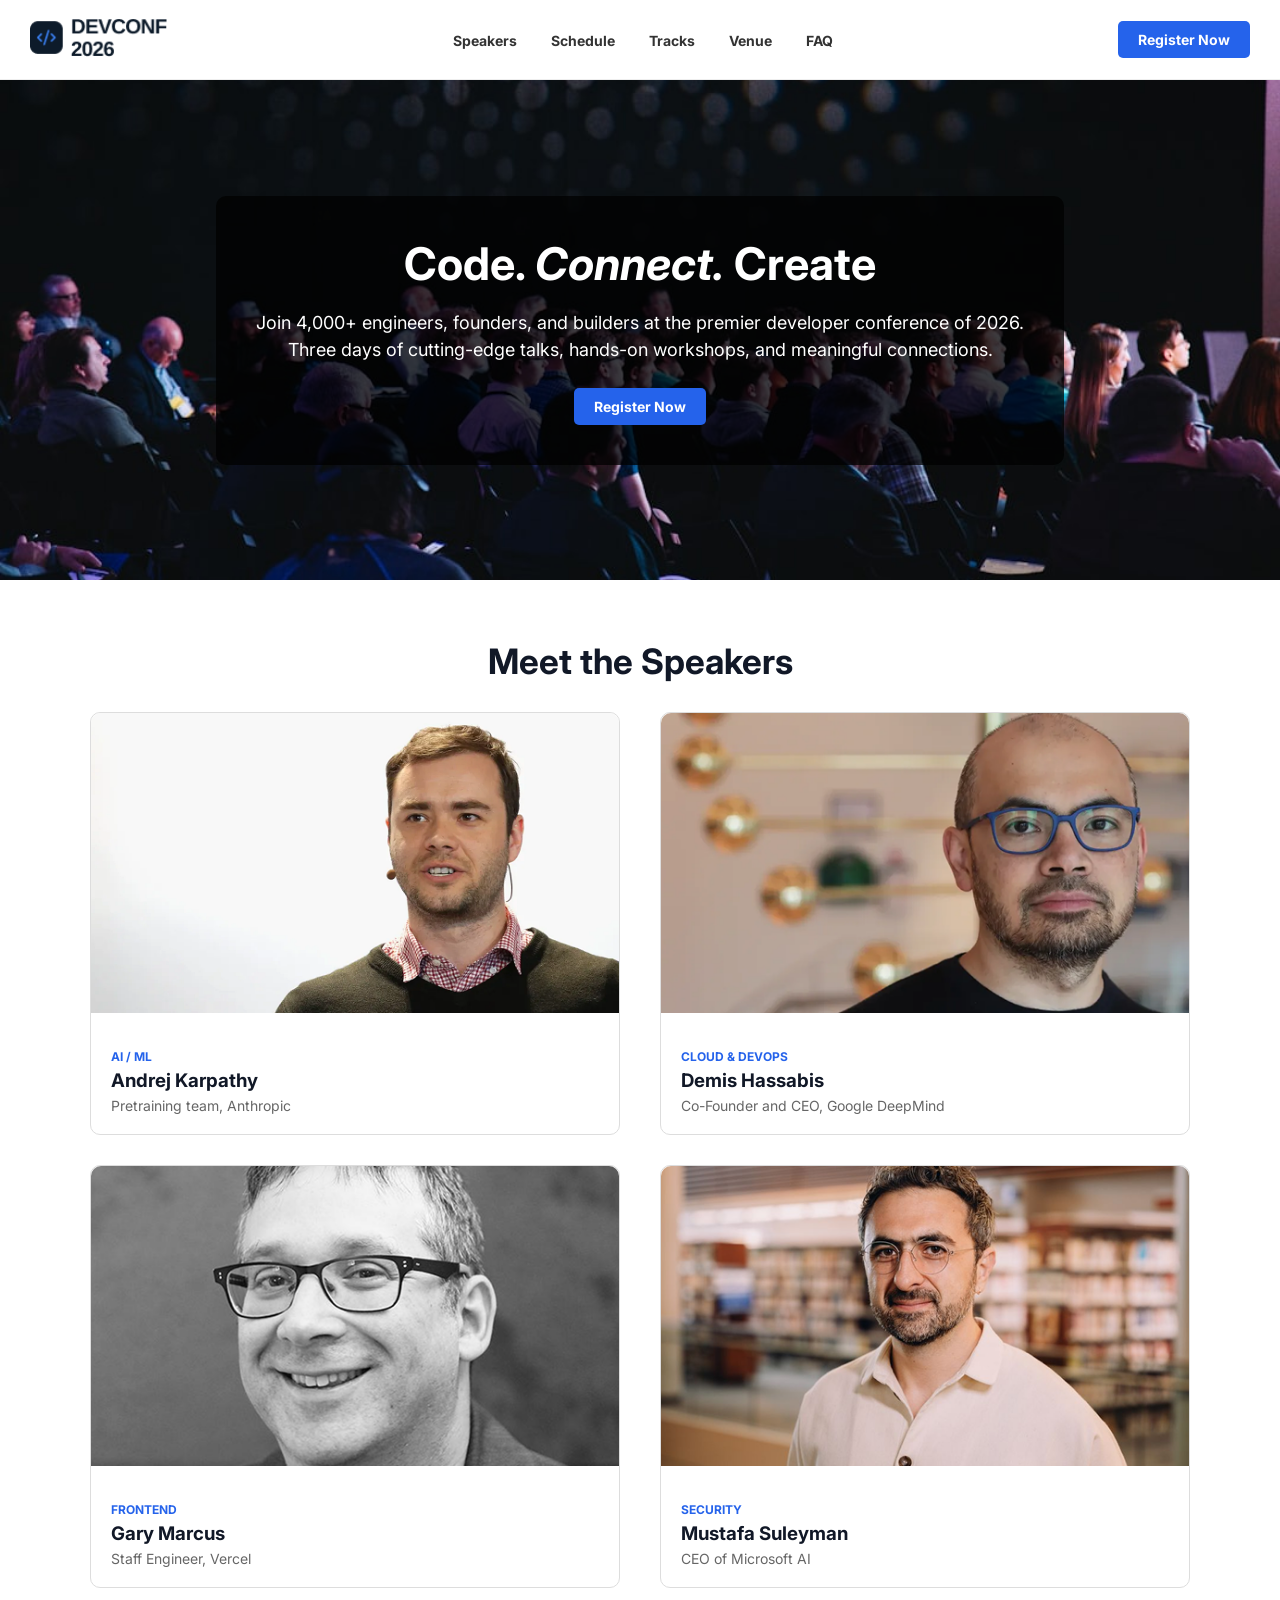
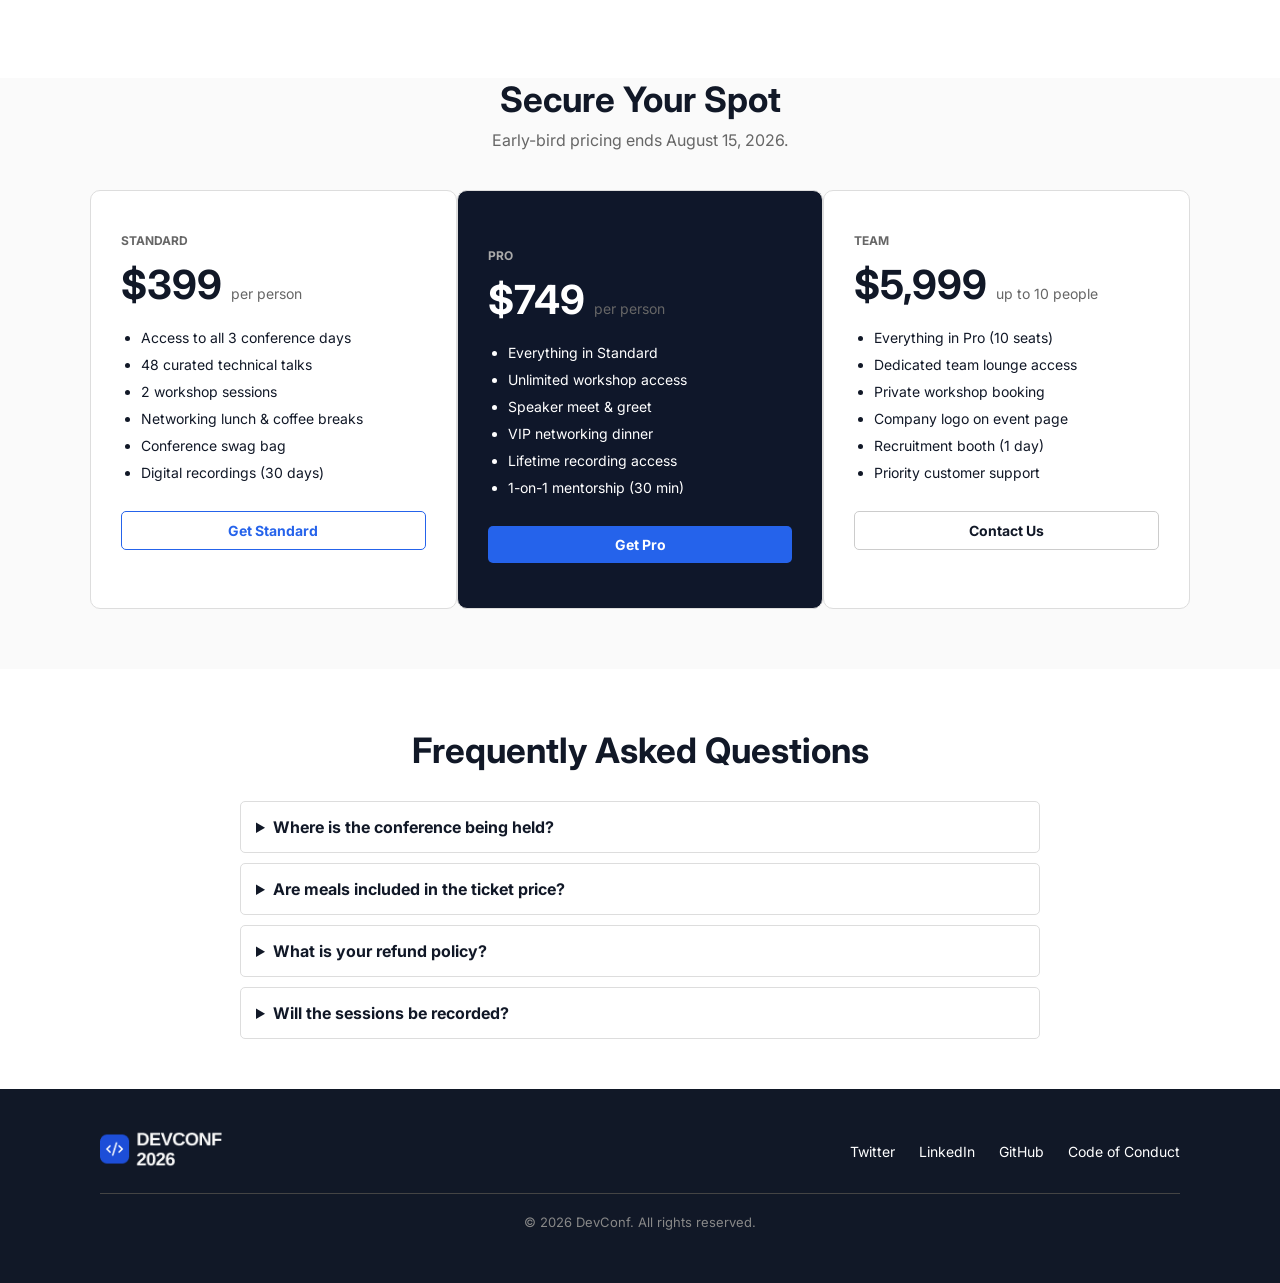
<file: index.html>
<!DOCTYPE html>
<html lang="en">
<head>
    <meta charset="UTF-8">
    <meta name="viewport" content="width=device-width, initial-scale=1.0">
    <title>DevConf 2026</title>
  
    <link rel="preconnect" href="https://fonts.googleapis.com">
    <link rel="preconnect" href="https://fonts.gstatic.com" crossorigin>
    <link href="https://fonts.googleapis.com/css2?family=Inter:ital,wght@0,400;0,600;0,800;1,800&display=swap" rel="stylesheet">
    
  
    <link rel="stylesheet" href="style.css">
</head>
<body>

    <!-- NAVBAR -->
    <div class="top-bar">
        <div class="logo-area">
            <img src="./assets/logo.png" alt="DevConf 2026 Logo">
        </div>
        
        <div class="menu-links">
            <a href="#speakers">Speakers</a>
            <a href="#schedule">Schedule</a>
            <a href="#tracks">Tracks</a>
            <a href="#venue">Venue</a>
            <a href="#faq">FAQ</a>
        </div>
        
        <div class="button-area">
            <a href="#register" class="btn-blue">Register Now</a>
        </div>
    </div>

    <!-- BANNER  -->
    <div class="hero-section">
        <div class="hero-text">
            <h1>Code. <i>Connect.</i> Create</h1>
            <p>Join 4,000+ engineers, founders, and builders at the premier developer conference of 2026. Three days of cutting-edge talks, hands-on workshops, and meaningful connections.</p>
            <a href="#register" class="btn-blue">Register Now</a>
        </div>
    </div>

    <!-- SPEAKERS -->
    <div id="speakers" class="speakers-section">
        <h2 class="section-title">Meet the Speakers</h2>
        
        <div class="speakers-container">
            
            <!-- Speaker 1 -->
            <div class="speaker-box">
                <img src="./assets/andrej.png" alt="Andrej Karpathy">
                <div class="speaker-details">
                    <p class="track">AI / ML</p>
                    <h3>Andrej Karpathy</h3>
                    <p class="job-title">Pretraining team, Anthropic</p>
                </div>
            </div>

            <!-- Speaker 2 -->
            <div class="speaker-box">
                <img src="./assets/demis.png" alt="Demis Hassabis">
                <div class="speaker-details">
                    <p class="track">CLOUD & DEVOPS</p>
                    <h3>Demis Hassabis</h3>
                    <p class="job-title">Co-Founder and CEO, Google DeepMind</p>
                </div>
            </div>

            <!-- Speaker 3 -->
            <div class="speaker-box">
                <img src="./assets/gary.png" alt="Gary Marcus">
                <div class="speaker-details">
                    <p class="track">FRONTEND</p>
                    <h3>Gary Marcus</h3>
                    <p class="job-title">Staff Engineer, Vercel</p>
                </div>
            </div>

            <!-- Speaker 4 -->
            <div class="speaker-box">
                <img src="./assets/mustafa.png" alt="Mustafa Suleyman">
                <div class="speaker-details">
                    <p class="track">SECURITY</p>
                    <h3>Mustafa Suleyman</h3>
                    <p class="job-title">CEO of Microsoft AI</p>
                </div>
            </div>

        </div>
    </div>

    <!-- PRICING -->
    <div id="register" class="pricing-section">
        <h2 class="section-title">Secure Your Spot</h2>
        <p class="pricing-subtitle">Early-bird pricing ends August 15, 2026.</p>
        
        <div class="pricing-container">
            
            <!-- Standard Plan -->
            <div class="price-box">
                <p class="plan-name">STANDARD</p>
                <h2>$399 <span class="small-text">per person</span></h2>
                <ul>
                    <li>Access to all 3 conference days</li>
                    <li>48 curated technical talks</li>
                    <li>2 workshop sessions</li>
                    <li>Networking lunch & coffee breaks</li>
                    <li>Conference swag bag</li>
                    <li>Digital recordings (30 days)</li>
                </ul>
                <div class="pricing-action">
                    <a href="#" class="btn-outline-blue">Get Standard</a>
                </div>
            </div>

            <!-- Pro Plan  -->
            <div class="price-box pro-box">
                <p class="plan-name">PRO</p>
                <h2>$749 <span class="small-text">per person</span></h2>
                <ul>
                    <li>Everything in Standard</li>
                    <li>Unlimited workshop access</li>
                    <li>Speaker meet & greet</li>
                    <li>VIP networking dinner</li>
                    <li>Lifetime recording access</li>
                    <li>1-on-1 mentorship (30 min)</li>
                </ul>
                <div class="pricing-action">
                    <a href="#" class="btn-blue btn-full">Get Pro</a>
                </div>
            </div>

            <!-- Team Plan -->
            <div class="price-box">
                <p class="plan-name">TEAM</p>
                <h2>$5,999 <span class="small-text">up to 10 people</span></h2>
                <ul>
                    <li>Everything in Pro (10 seats)</li>
                    <li>Dedicated team lounge access</li>
                    <li>Private workshop booking</li>
                    <li>Company logo on event page</li>
                    <li>Recruitment booth (1 day)</li>
                    <li>Priority customer support</li>
                </ul>
                <div class="pricing-action">
                    <a href="#" class="btn-outline-dark">Contact Us</a>
                </div>
            </div>

        </div>
    </div>

    <!-- FAQ SECTION -->
    <div id="faq" class="faq-section">
        <h2 class="section-title">Frequently Asked Questions</h2>
        
        <div class="faq-container">
            
            <details class="faq-item">
                <summary>Where is the conference being held?</summary>
                <div class="faq-answer">
                    <p>The conference will be held at the Grand Tech Center in Silicon Valley. Detailed directions, parking information, and hotel recommendations will be emailed to you immediately after registration.</p>
                </div>
            </details>

            <details class="faq-item">
                <summary>Are meals included in the ticket price?</summary>
                <div class="faq-answer">
                    <p>Yes! All Standard and Pro tickets include daily catered networking lunches, all-day coffee, and snacks. Pro ticket holders also get exclusive access to the VIP networking dinner on the second night.</p>
                </div>
            </details>

            <details class="faq-item">
                <summary>What is your refund policy?</summary>
                <div class="faq-answer">
                    <p>We offer full refunds up to 30 days before the event begins. Cancellations made within 30 days of the event are non-refundable, but you can transfer your ticket to a colleague or friend at no extra cost.</p>
                </div>
            </details>

            <details class="faq-item">
                <summary>Will the sessions be recorded?</summary>
                <div class="faq-answer">
                    <p>Absolutely. All keynote and breakout sessions will be professionally recorded. Standard tickets include 30 days of digital access to the recordings, while Pro and Team tickets include lifetime access.</p>
                </div>
            </details>

        </div>
    </div>

    <!-- FOOTER SECTION -->
    <div class="site-footer">
        <div class="footer-content">
            <div class="footer-logo">
                <img src="./assets/footer-logo.png" alt="DevConf 2026 Footer Logo">
            </div>
            <div class="footer-links">
                <a href="#">Twitter</a>
                <a href="#">LinkedIn</a>
                <a href="#">GitHub</a>
                <a href="#">Code of Conduct</a>
            </div>
        </div>
        <div class="footer-bottom">
            <p>&copy; 2026 DevConf. All rights reserved.</p>
        </div>
    </div>

</body>
</html>
</file>
<file: style.css>
body {
    margin: 0;
    padding: 0;
    font-family: 'Inter', Arial, sans-serif;
    color: #111827;
    background-color: #ffffff;
}


.btn-blue {
    background-color: #2563eb;
    color: white;
    padding: 10px 20px;
    border-radius: 5px;
    font-size: 14px;
    font-weight: bold;
    text-decoration: none;
    display: inline-block;
}

.btn-outline-blue {
    background-color: white;
    color: #2563eb;
    padding: 10px 20px;
    border-radius: 5px;
    font-size: 14px;
    font-weight: bold;
    text-decoration: none;
    display: block;
    text-align: center;
    border: 1px solid #2563eb;
}

.btn-outline-dark {
    background-color: white;
    color: #111827;
    padding: 10px 20px;
    border-radius: 5px;
    font-size: 14px;
    font-weight: bold;
    text-decoration: none;
    display: block;
    text-align: center;
    border: 1px solid #ccc;
}

.btn-full {
    display: block;
    text-align: center;
}

/* Navbar */
.top-bar {
    display: flex;
    justify-content: space-between;
    align-items: center;
    padding: 15px 30px;
    background-color: white;
    border-bottom: 1px solid #eee;
}

.logo-area img {
    height: 45px;
}

.menu-links a {
    color: #333;
    text-decoration: none;
    margin: 0 15px;
    font-weight: bold;
    font-size: 14px;
}

/* Hero Banner */
.hero-section {
    background-image: url('./assets/banner.jpg');
    background-size: cover;
    background-position: center;
    height: 500px;
    display: flex;
    justify-content: center;
    align-items: center;
}

.hero-text {
    background-color: rgba(0, 0, 0, 0.75);
    padding: 40px;
    border-radius: 10px;
    text-align: center;
    color: white;
    width: 60%;
}

.hero-text h1 {
    font-size: 45px;
    margin-top: 0;
    margin-bottom: 15px;
}

.hero-text p {
    font-size: 18px;
    line-height: 1.5;
    margin-bottom: 25px;
}

/* Section Title */
.section-title {
    text-align: center;
    font-size: 35px;
    margin-top: 60px;
    margin-bottom: 30px;
}



.speakers-container {
    display: flex;
    flex-wrap: wrap;
    justify-content: space-between;
    width: 90%;            
    max-width: 1100px;     
    margin: 0 auto 60px;   
}

.speaker-box {
    width: 48%;
    margin-bottom: 30px;
    border: 1px solid #ddd;
    border-radius: 10px;
    background-color: white;
}

.speaker-box img {
    width: 100%;
    height: 300px;
    object-fit: cover;
    object-position: center;
    border-top-left-radius: 10px;
    border-top-right-radius: 10px;
}

.speaker-details {
    padding: 20px;
}

.track {
    color: #2563eb;
    font-size: 12px;
    font-weight: bold;
    margin-bottom: 5px;
}

.speaker-details h3 { 
    margin-top: 0;
    margin-bottom: 5px;
}

.job-title {
    color: #666;
    font-size: 14px;
    margin: 0;
}



.pricing-section {
    background-color: #fafafa;
    padding-bottom: 60px;
}

.pricing-subtitle {
    text-align: center;
    color: #666;
    margin-top: -20px;
    margin-bottom: 40px;
}

.pricing-container {
    display: flex;
    justify-content: space-between;  
    width: 90%;
    max-width: 1100px;              
    margin: 0 auto;
}

.price-box {
    width: 32%;        
    padding: 30px;
    border: 1px solid #ddd;
    border-radius: 10px;
    background-color: white;
}


.pro-box {
    background-color: #0f172a;
    color: white;
    padding-top: 45px;
    padding-bottom: 45px;
}

.plan-name {
    font-size: 12px;
    font-weight: bold;
    color: #666;
}

.pro-box .plan-name {
    color: #aaa;
}

.price-box h2 {
    font-size: 40px;
    margin-top: 10px;
    margin-bottom: 20px;
}

.small-text {
    font-size: 14px;
    font-weight: normal;
    color: #666;
}

.price-box ul {
    padding-left: 20px;
    margin-bottom: 30px;
}

.price-box li {
    margin-bottom: 10px;
    font-size: 14px;
}



.faq-section {
    width: 90%;
    max-width: 800px;
    margin: 40px auto;
}

.faq-item {
    border: 1px solid #ddd;
    border-radius: 5px;
    margin-bottom: 10px;
    background-color: white;
}

.faq-item summary {
    padding: 15px;
    font-weight: bold;
    cursor: pointer;
}

.faq-answer {
    padding: 15px;
    color: #555;
    border-top: 1px solid #ddd;
}



.site-footer {
    background-color: #111827; 
    color: white;
    padding: 40px;
    margin-top: 50px;
}

.footer-content {
    display: flex;
    justify-content: space-between;
    align-items: center;
    border-bottom: 1px solid #444;
    padding-bottom: 20px;
    width: 90%;
    max-width: 1100px;
    margin: 0 auto;
}

.footer-logo img {
    height: 40px;
}

.footer-links a {
    color: white;
    text-decoration: none;
    margin-left: 20px;
    font-size: 14px;
}

.footer-bottom p {
    text-align: center;
    font-size: 13px;
    color: #888;
    margin-top: 20px;
}
</file>
